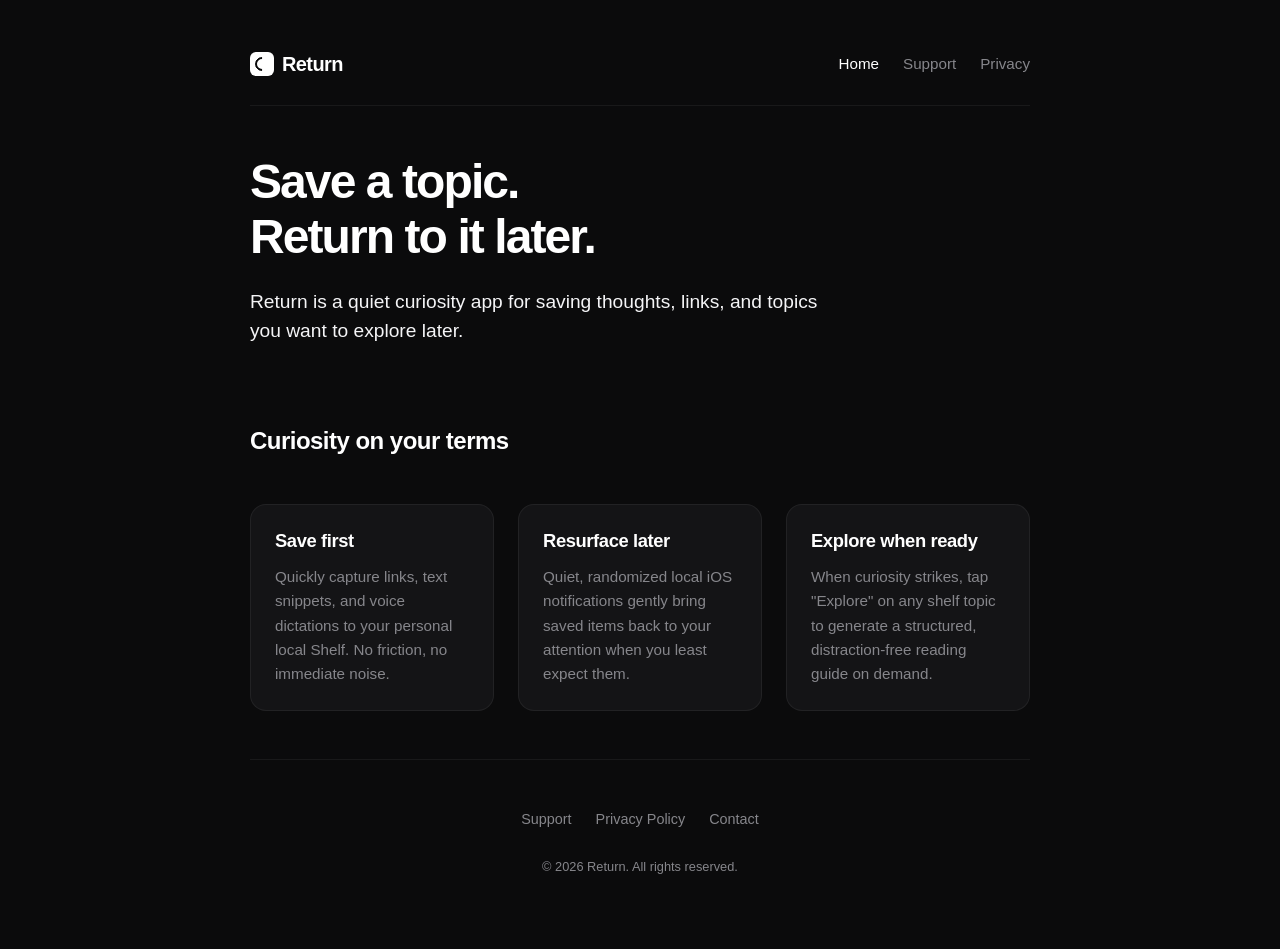
<file: index.html>
<!DOCTYPE html>
<html lang="en">
<head>
  <meta charset="UTF-8">
  <meta name="viewport" content="width=device-width, initial-scale=1.0">
  <title>Return — Save a topic. Return to it later.</title>
  
  <!-- SEO & Basic Metadata -->
  <meta name="description" content="Return is a quiet curiosity app for saving thoughts, links, and topics you want to explore later. Keep your curiosity alive without distraction.">
  <meta name="theme-color" content="#0b0b0c">
  <link rel="stylesheet" href="assets/styles.css">
  
  <!-- Open Graph / Facebook -->
  <meta property="og:type" content="website">
  <meta property="og:title" content="Return — Save a topic. Return to it later.">
  <meta property="og:description" content="Return is a quiet curiosity app for saving thoughts, links, and topics you want to explore later. Keep your curiosity alive without distraction.">
  <meta property="og:site_name" content="Return">
  
  <!-- Twitter -->
  <meta name="twitter:card" content="summary">
  <meta name="twitter:title" content="Return — Save a topic. Return to it later.">
  <meta name="twitter:description" content="Return is a quiet curiosity app for saving thoughts, links, and topics you want to explore later. Keep your curiosity alive without distraction.">
</head>
<body>

  <!-- Premium Header -->
  <header>
    <a href="./" class="logo" aria-label="Return Home">
      <span class="logo-icon" aria-hidden="true"></span>
      <span>Return</span>
    </a>
    <nav class="nav-links" aria-label="Main Navigation">
      <a href="./" class="active">Home</a>
      <a href="support/">Support</a>
      <a href="privacy/">Privacy</a>
    </nav>
  </header>

  <!-- Main Content Area -->
  <main>
    <section class="hero">
      <h1>Save a topic.<br>Return to it later.</h1>
      <p class="lead">Return is a quiet curiosity app for saving thoughts, links, and topics you want to explore later.</p>
    </section>

    <!-- Feature Grid -->
    <section aria-label="App Features">
      <h2>Curiosity on your terms</h2>
      <div class="feature-grid">
        <!-- Feature 1: Save first -->
        <article class="card">
          <h3>Save first</h3>
          <p>Quickly capture links, text snippets, and voice dictations to your personal local Shelf. No friction, no immediate noise.</p>
        </article>

        <!-- Feature 2: Resurface later -->
        <article class="card">
          <h3>Resurface later</h3>
          <p>Quiet, randomized local iOS notifications gently bring saved items back to your attention when you least expect them.</p>
        </article>

        <!-- Feature 3: Explore when ready -->
        <article class="card">
          <h3>Explore when ready</h3>
          <p>When curiosity strikes, tap "Explore" on any shelf topic to generate a structured, distraction-free reading guide on demand.</p>
        </article>
      </div>
    </section>
  </main>

  <!-- Footer -->
  <footer>
    <nav class="footer-links" aria-label="Footer Navigation">
      <a href="support/">Support</a>
      <a href="privacy/">Privacy Policy</a>
      <a href="mailto:morgancanteri15@gmail.com">Contact</a>
    </nav>
    <p class="copyright">&copy; 2026 Return. All rights reserved.</p>
  </footer>

</body>
</html>
</file>
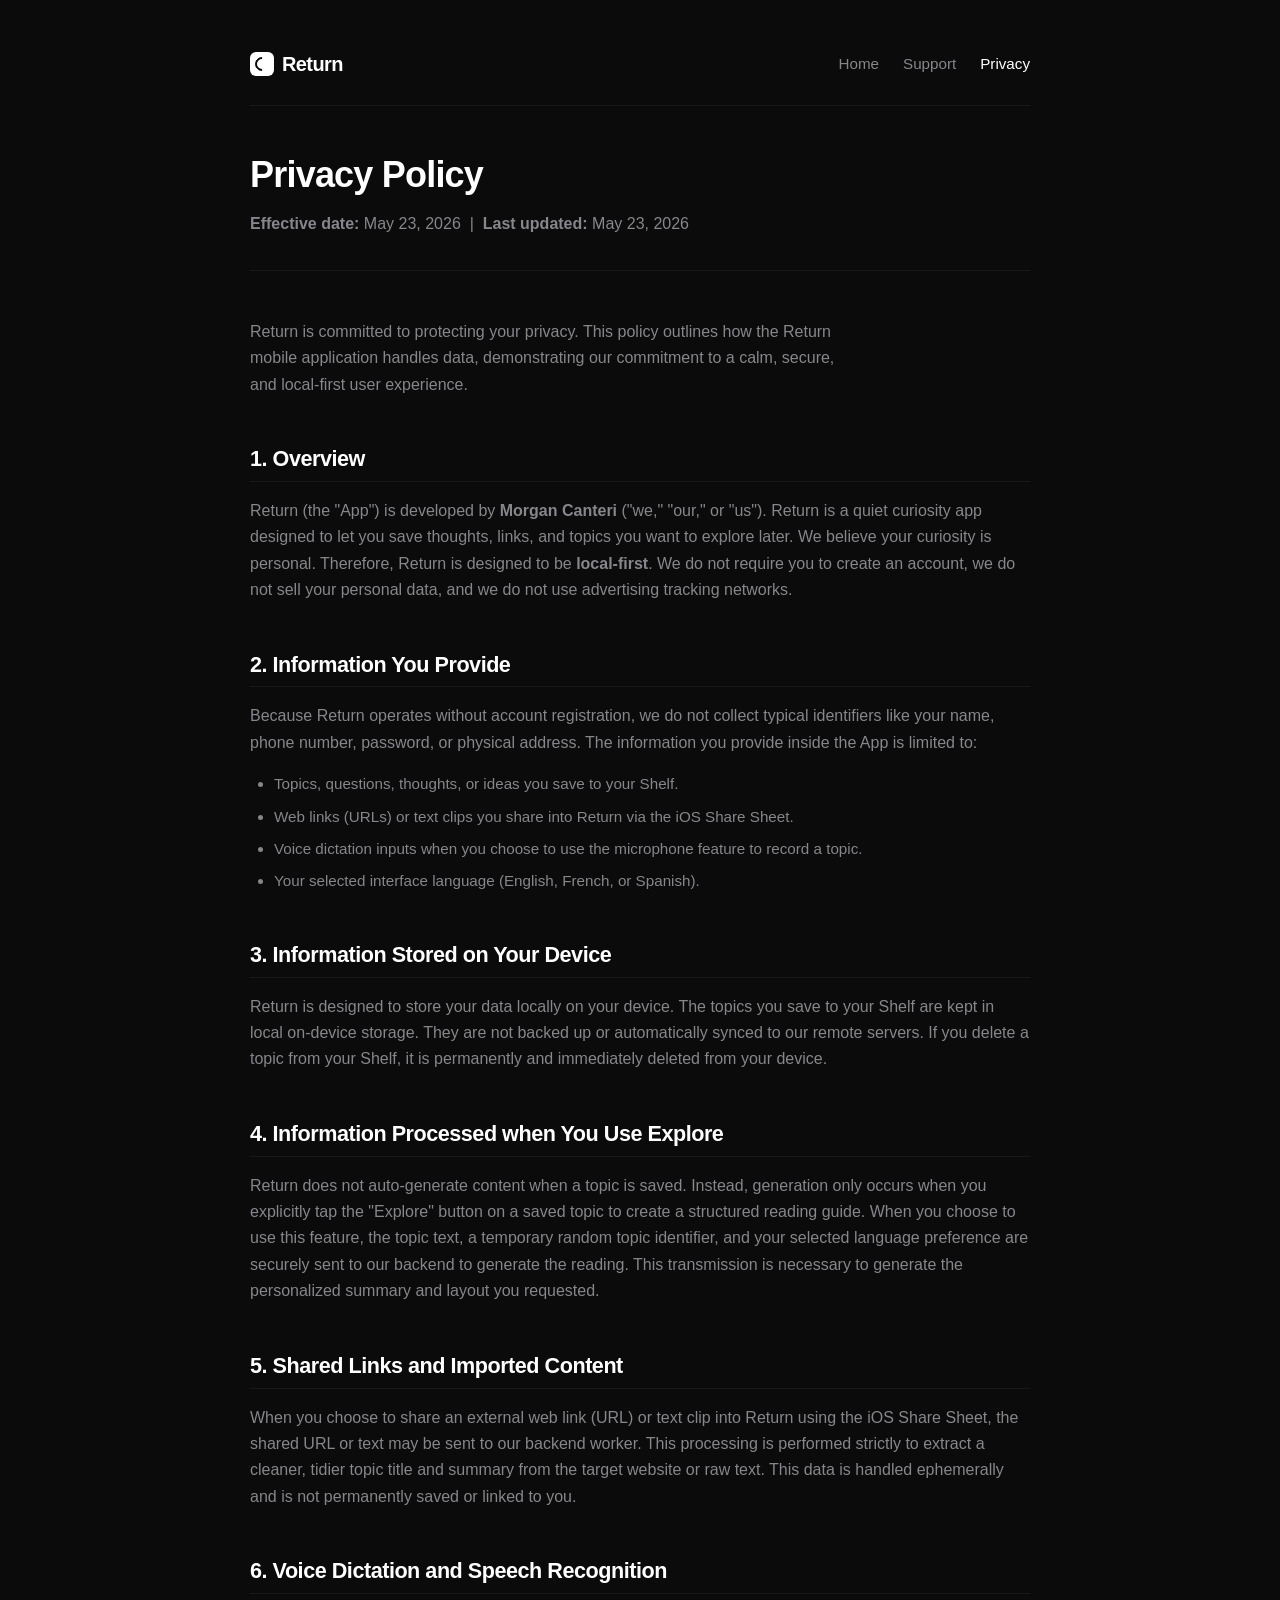
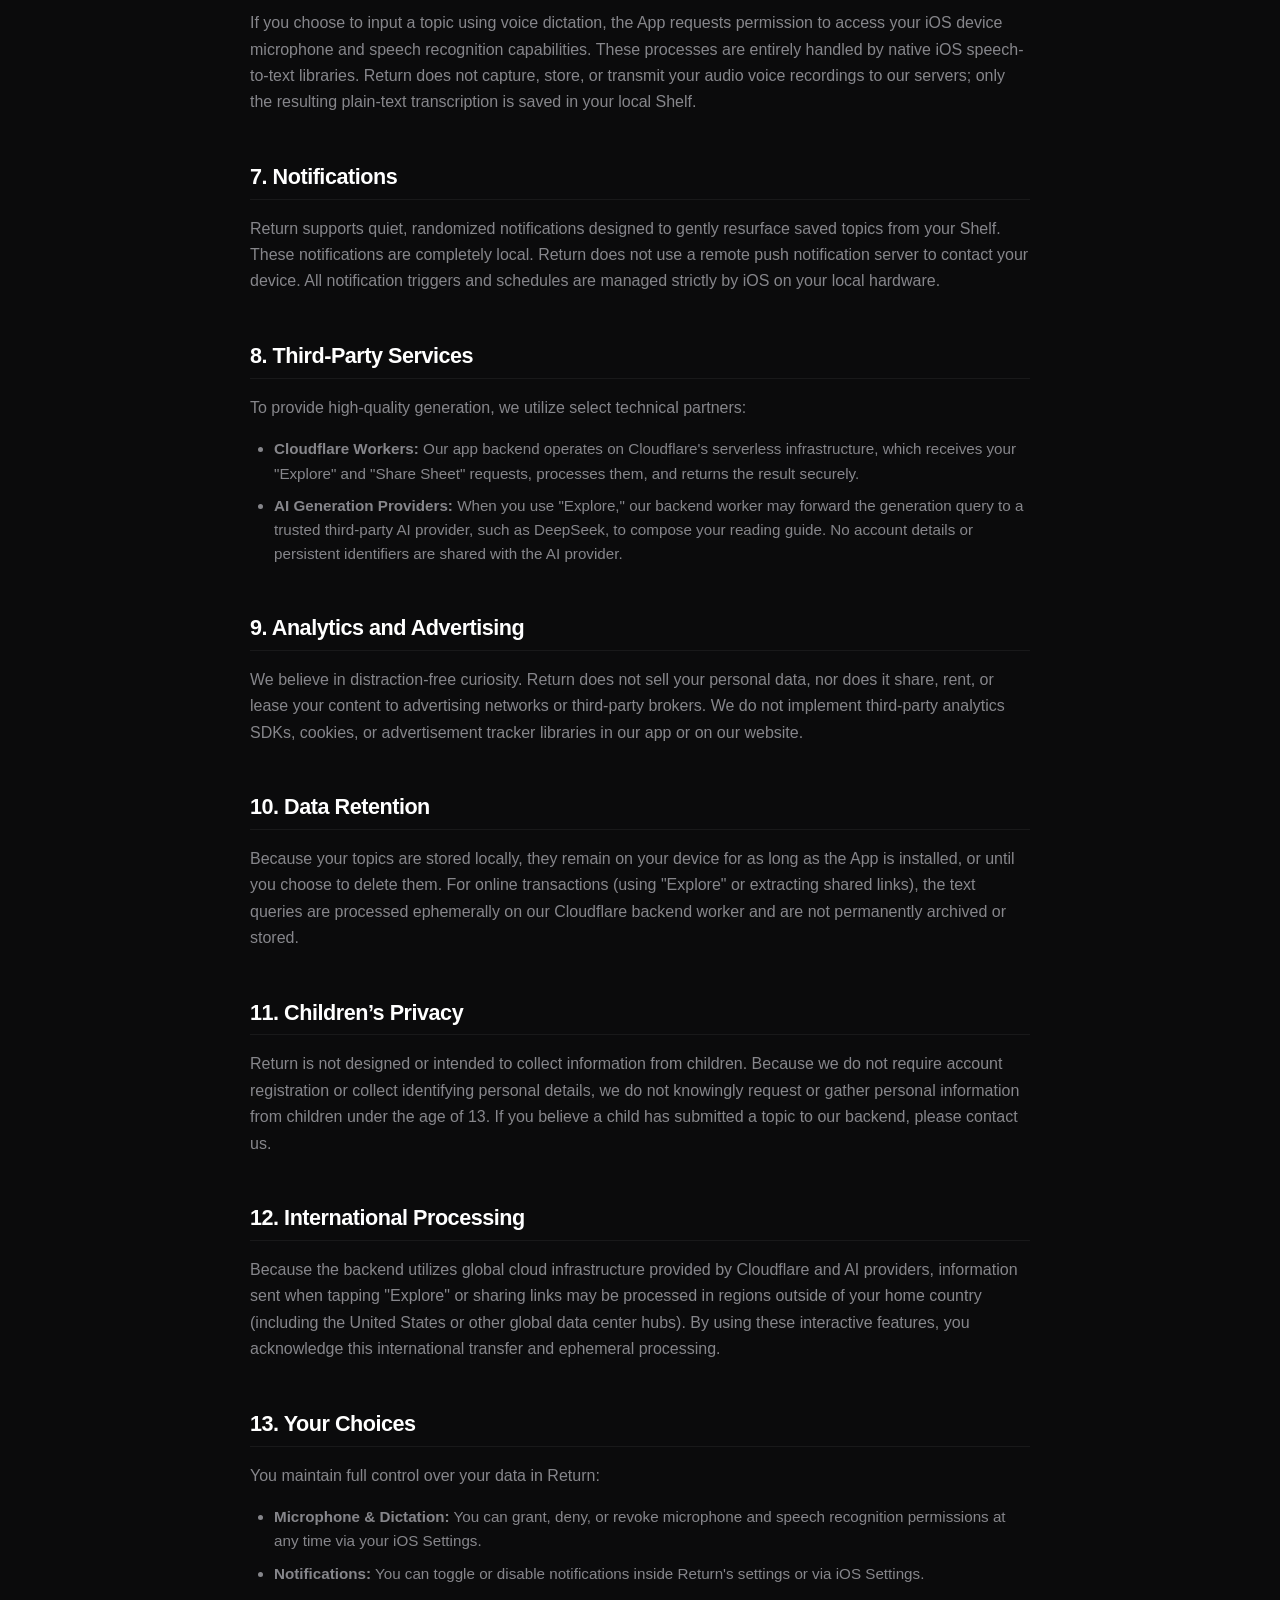
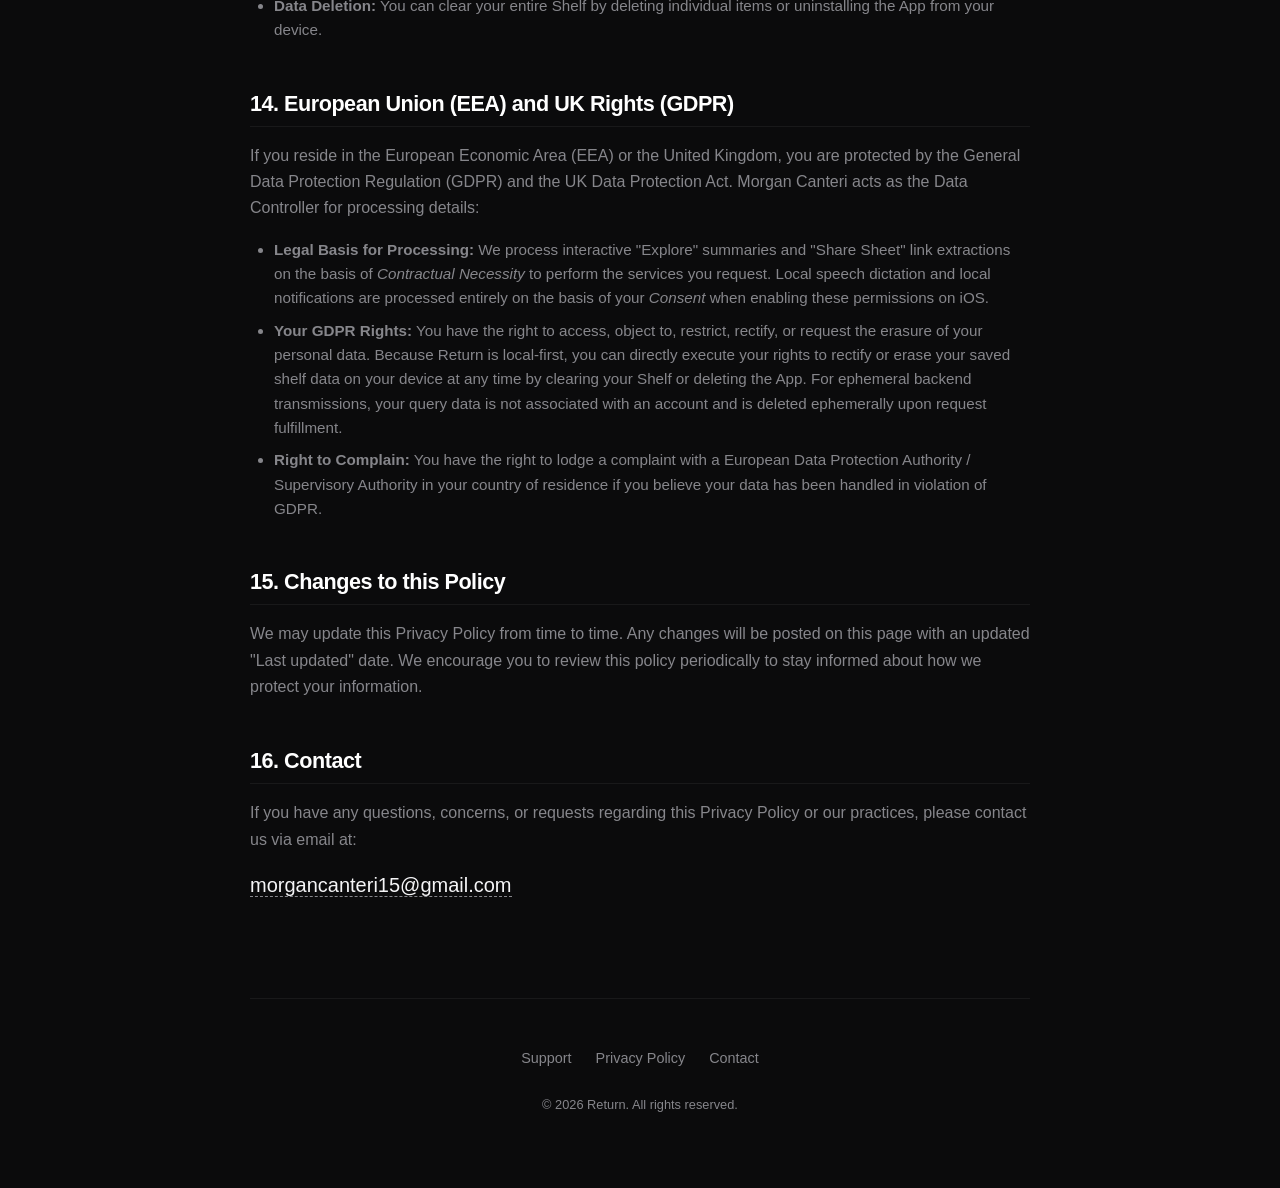
<file: privacy/index.html>
<!DOCTYPE html>
<html lang="en">
<head>
  <meta charset="UTF-8">
  <meta name="viewport" content="width=device-width, initial-scale=1.0">
  <title>Privacy Policy — Return</title>
  
  <!-- SEO & Basic Metadata -->
  <meta name="description" content="Read the Privacy Policy for the Return app. Understand our local-first approach to saving topics, how dictation and notifications work, and when data is processed.">
  <meta name="theme-color" content="#0b0b0c">
  <link rel="stylesheet" href="../assets/styles.css">
  
  <!-- Open Graph / Facebook -->
  <meta property="og:type" content="website">
  <meta property="og:title" content="Privacy Policy — Return">
  <meta property="og:description" content="Read the Privacy Policy for the Return app. Understand our local-first approach to saving topics, how dictation and notifications work, and when data is processed.">
  <meta property="og:site_name" content="Return">
  
  <!-- Twitter -->
  <meta name="twitter:card" content="summary">
  <meta name="twitter:title" content="Privacy Policy — Return">
  <meta name="twitter:description" content="Read the Privacy Policy for the Return app. Understand our local-first approach to saving topics, how dictation and notifications work, and when data is processed.">
</head>
<body>

  <!-- Premium Header -->
  <header>
    <a href="../" class="logo" aria-label="Return Home">
      <span class="logo-icon" aria-hidden="true"></span>
      <span>Return</span>
    </a>
    <nav class="nav-links" aria-label="Main Navigation">
      <a href="../">Home</a>
      <a href="../support/">Support</a>
      <a href="./" class="active">Privacy</a>
    </nav>
  </header>

  <!-- Main Content Area -->
  <main>
    <article class="policy-content">
      <h1>Privacy Policy</h1>
      
      <div class="policy-meta">
        <p><strong>Effective date:</strong> May 23, 2026 &nbsp;|&nbsp; <strong>Last updated:</strong> May 23, 2026</p>
      </div>

      <p class="lead">Return is committed to protecting your privacy. This policy outlines how the Return mobile application handles data, demonstrating our commitment to a calm, secure, and local-first user experience.</p>

      <!-- Section 1: Overview -->
      <section>
        <h2>1. Overview</h2>
        <p>Return (the "App") is developed by <strong>Morgan Canteri</strong> ("we," "our," or "us"). Return is a quiet curiosity app designed to let you save thoughts, links, and topics you want to explore later. We believe your curiosity is personal. Therefore, Return is designed to be <strong>local-first</strong>. We do not require you to create an account, we do not sell your personal data, and we do not use advertising tracking networks.</p>
      </section>

      <!-- Section 2: Information You Provide -->
      <section>
        <h2>2. Information You Provide</h2>
        <p>Because Return operates without account registration, we do not collect typical identifiers like your name, phone number, password, or physical address. The information you provide inside the App is limited to:</p>
        <ul>
          <li>Topics, questions, thoughts, or ideas you save to your Shelf.</li>
          <li>Web links (URLs) or text clips you share into Return via the iOS Share Sheet.</li>
          <li>Voice dictation inputs when you choose to use the microphone feature to record a topic.</li>
          <li>Your selected interface language (English, French, or Spanish).</li>
        </ul>
      </section>

      <!-- Section 3: Information Stored on Your Device -->
      <section>
        <h2>3. Information Stored on Your Device</h2>
        <p>Return is designed to store your data locally on your device. The topics you save to your Shelf are kept in local on-device storage. They are not backed up or automatically synced to our remote servers. If you delete a topic from your Shelf, it is permanently and immediately deleted from your device.</p>
      </section>

      <!-- Section 4: Information Processed when You Use Explore -->
      <section>
        <h2>4. Information Processed when You Use Explore</h2>
        <p>Return does not auto-generate content when a topic is saved. Instead, generation only occurs when you explicitly tap the "Explore" button on a saved topic to create a structured reading guide. When you choose to use this feature, the topic text, a temporary random topic identifier, and your selected language preference are securely sent to our backend to generate the reading. This transmission is necessary to generate the personalized summary and layout you requested.</p>
      </section>

      <!-- Section 5: Shared Links and Imported Content -->
      <section>
        <h2>5. Shared Links and Imported Content</h2>
        <p>When you choose to share an external web link (URL) or text clip into Return using the iOS Share Sheet, the shared URL or text may be sent to our backend worker. This processing is performed strictly to extract a cleaner, tidier topic title and summary from the target website or raw text. This data is handled ephemerally and is not permanently saved or linked to you.</p>
      </section>

      <!-- Section 6: Voice Dictation and Speech Recognition -->
      <section>
        <h2>6. Voice Dictation and Speech Recognition</h2>
        <p>If you choose to input a topic using voice dictation, the App requests permission to access your iOS device microphone and speech recognition capabilities. These processes are entirely handled by native iOS speech-to-text libraries. Return does not capture, store, or transmit your audio voice recordings to our servers; only the resulting plain-text transcription is saved in your local Shelf.</p>
      </section>

      <!-- Section 7: Notifications -->
      <section>
        <h2>7. Notifications</h2>
        <p>Return supports quiet, randomized notifications designed to gently resurface saved topics from your Shelf. These notifications are completely local. Return does not use a remote push notification server to contact your device. All notification triggers and schedules are managed strictly by iOS on your local hardware.</p>
      </section>

      <!-- Section 8: Third-Party Services -->
      <section>
        <h2>8. Third-Party Services</h2>
        <p>To provide high-quality generation, we utilize select technical partners:</p>
        <ul>
          <li><strong>Cloudflare Workers:</strong> Our app backend operates on Cloudflare's serverless infrastructure, which receives your "Explore" and "Share Sheet" requests, processes them, and returns the result securely.</li>
          <li><strong>AI Generation Providers:</strong> When you use "Explore," our backend worker may forward the generation query to a trusted third-party AI provider, such as DeepSeek, to compose your reading guide. No account details or persistent identifiers are shared with the AI provider.</li>
        </ul>
      </section>

      <!-- Section 9: Analytics and Advertising -->
      <section>
        <h2>9. Analytics and Advertising</h2>
        <p>We believe in distraction-free curiosity. Return does not sell your personal data, nor does it share, rent, or lease your content to advertising networks or third-party brokers. We do not implement third-party analytics SDKs, cookies, or advertisement tracker libraries in our app or on our website.</p>
      </section>

      <!-- Section 10: Data Retention -->
      <section>
        <h2>10. Data Retention</h2>
        <p>Because your topics are stored locally, they remain on your device for as long as the App is installed, or until you choose to delete them. For online transactions (using "Explore" or extracting shared links), the text queries are processed ephemerally on our Cloudflare backend worker and are not permanently archived or stored.</p>
      </section>

      <!-- Section 11: Children’s Privacy -->
      <section>
        <h2>11. Children’s Privacy</h2>
        <p>Return is not designed or intended to collect information from children. Because we do not require account registration or collect identifying personal details, we do not knowingly request or gather personal information from children under the age of 13. If you believe a child has submitted a topic to our backend, please contact us.</p>
      </section>

      <!-- Section 12: International Processing -->
      <section>
        <h2>12. International Processing</h2>
        <p>Because the backend utilizes global cloud infrastructure provided by Cloudflare and AI providers, information sent when tapping "Explore" or sharing links may be processed in regions outside of your home country (including the United States or other global data center hubs). By using these interactive features, you acknowledge this international transfer and ephemeral processing.</p>
      </section>

      <!-- Section 13: Your Choices -->
      <section>
        <h2>13. Your Choices</h2>
        <p>You maintain full control over your data in Return:</p>
        <ul>
          <li><strong>Microphone & Dictation:</strong> You can grant, deny, or revoke microphone and speech recognition permissions at any time via your iOS Settings.</li>
          <li><strong>Notifications:</strong> You can toggle or disable notifications inside Return's settings or via iOS Settings.</li>
          <li><strong>Data Deletion:</strong> You can clear your entire Shelf by deleting individual items or uninstalling the App from your device.</li>
        </ul>
      </section>

      <!-- Section 14: European Union (EEA) and UK Rights (GDPR) -->
      <section>
        <h2>14. European Union (EEA) and UK Rights (GDPR)</h2>
        <p>If you reside in the European Economic Area (EEA) or the United Kingdom, you are protected by the General Data Protection Regulation (GDPR) and the UK Data Protection Act. Morgan Canteri acts as the Data Controller for processing details:</p>
        <ul>
          <li><strong>Legal Basis for Processing:</strong> We process interactive "Explore" summaries and "Share Sheet" link extractions on the basis of <em>Contractual Necessity</em> to perform the services you request. Local speech dictation and local notifications are processed entirely on the basis of your <em>Consent</em> when enabling these permissions on iOS.</li>
          <li><strong>Your GDPR Rights:</strong> You have the right to access, object to, restrict, rectify, or request the erasure of your personal data. Because Return is local-first, you can directly execute your rights to rectify or erase your saved shelf data on your device at any time by clearing your Shelf or deleting the App. For ephemeral backend transmissions, your query data is not associated with an account and is deleted ephemerally upon request fulfillment.</li>
          <li><strong>Right to Complain:</strong> You have the right to lodge a complaint with a European Data Protection Authority / Supervisory Authority in your country of residence if you believe your data has been handled in violation of GDPR.</li>
        </ul>
      </section>

      <!-- Section 15: Changes to this Policy -->
      <section>
        <h2>15. Changes to this Policy</h2>
        <p>We may update this Privacy Policy from time to time. Any changes will be posted on this page with an updated "Last updated" date. We encourage you to review this policy periodically to stay informed about how we protect your information.</p>
      </section>

      <!-- Section 16: Contact -->
      <section>
        <h2>16. Contact</h2>
        <p>If you have any questions, concerns, or requests regarding this Privacy Policy or our practices, please contact us via email at:</p>
        <p><a href="mailto:morgancanteri15@gmail.com" class="contact-email">morgancanteri15@gmail.com</a></p>
      </section>
    </article>
  </main>

  <!-- Footer -->
  <footer>
    <nav class="footer-links" aria-label="Footer Navigation">
      <a href="../support/">Support</a>
      <a href="./">Privacy Policy</a>
      <a href="mailto:morgancanteri15@gmail.com">Contact</a>
    </nav>
    <p class="copyright">&copy; 2026 Return. All rights reserved.</p>
  </footer>

</body>
</html>
</file>
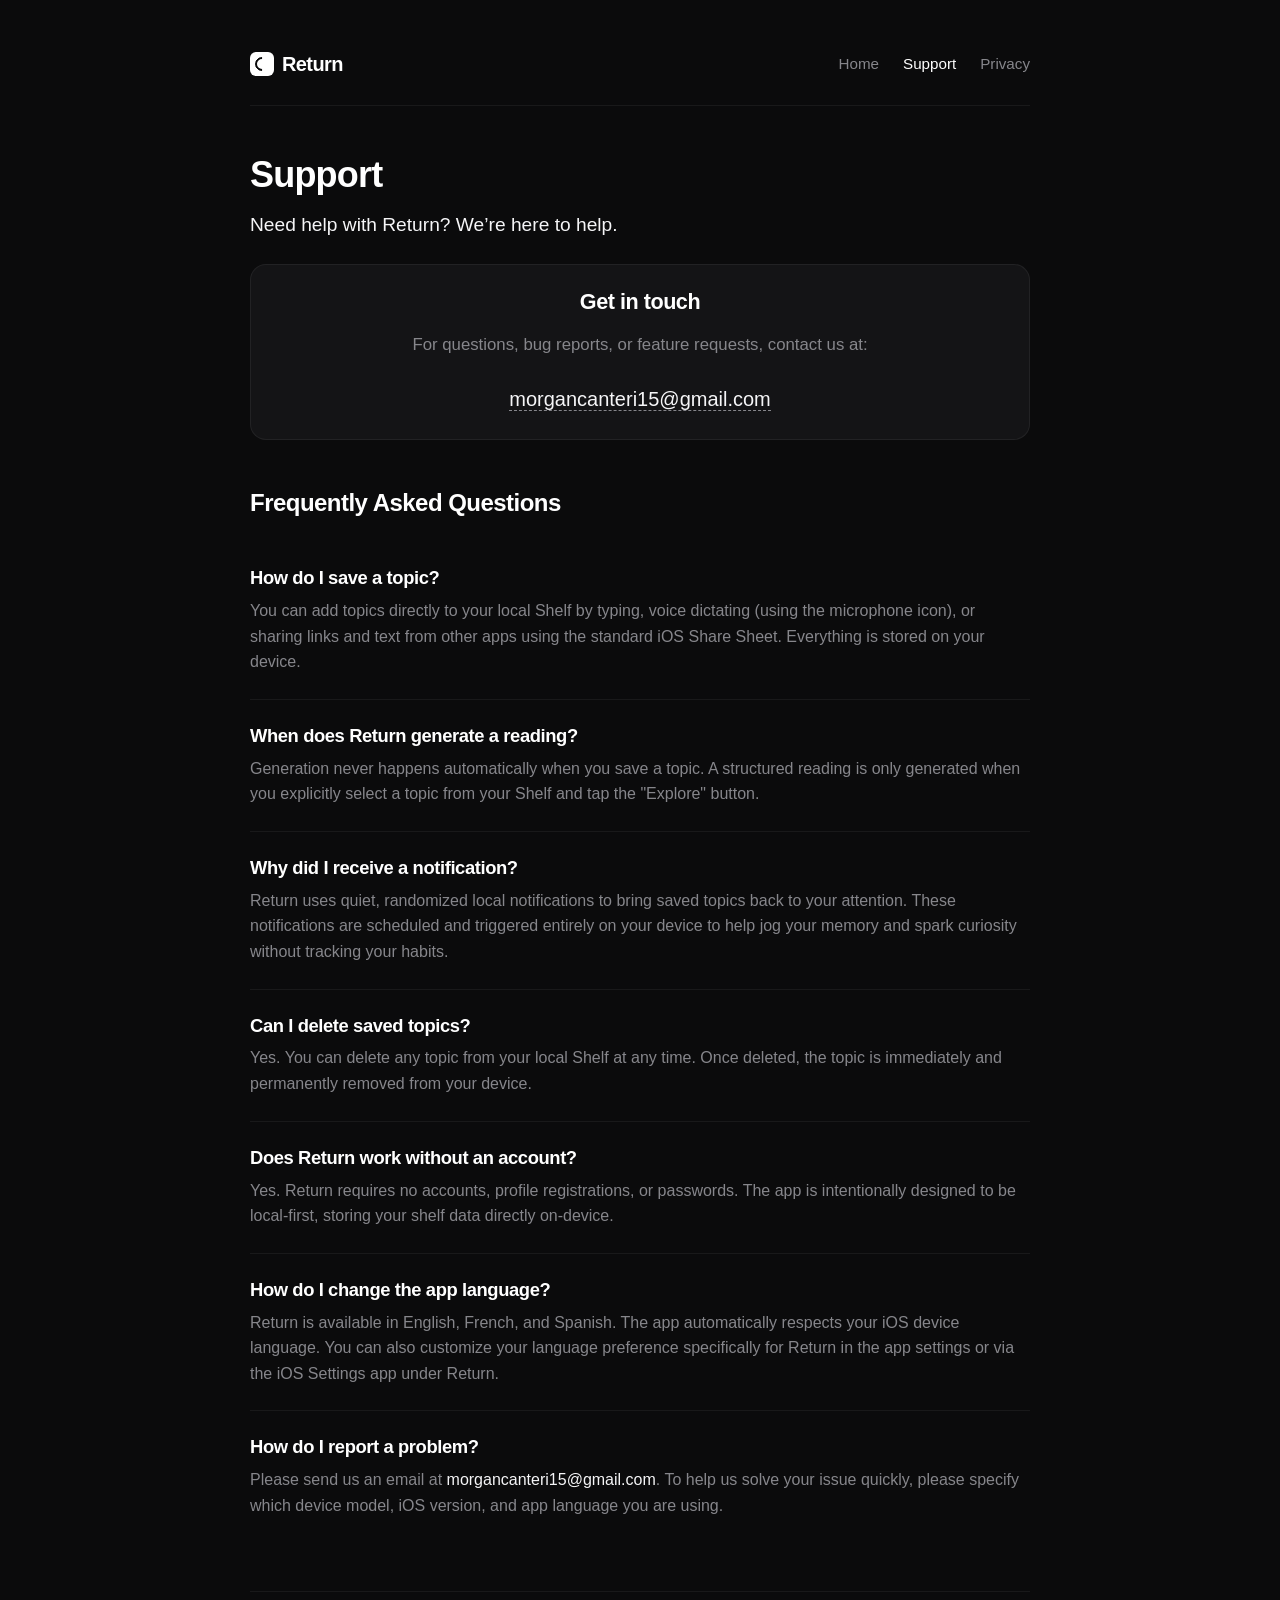
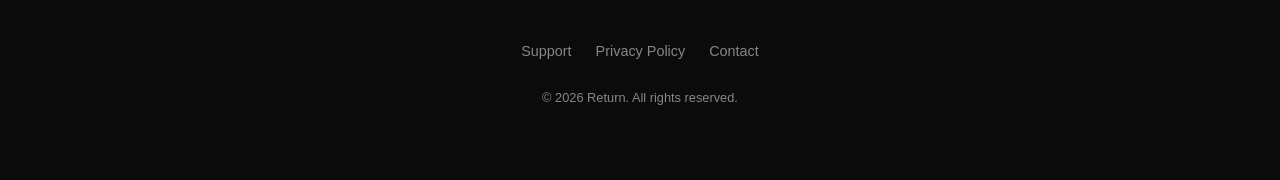
<file: support/index.html>
<!DOCTYPE html>
<html lang="en">
<head>
  <meta charset="UTF-8">
  <meta name="viewport" content="width=device-width, initial-scale=1.0">
  <title>Support & FAQ — Return</title>
  
  <!-- SEO & Basic Metadata -->
  <meta name="description" content="Need help with the Return app? Find concise answers to frequently asked questions about saving topics, notifications, and privacy, or contact support.">
  <meta name="theme-color" content="#0b0b0c">
  <link rel="stylesheet" href="../assets/styles.css">
  
  <!-- Open Graph / Facebook -->
  <meta property="og:type" content="website">
  <meta property="og:title" content="Support & FAQ — Return">
  <meta property="og:description" content="Need help with the Return app? Find answers to frequently asked questions about topics, notifications, and privacy, or contact support.">
  <meta property="og:site_name" content="Return">
  
  <!-- Twitter -->
  <meta name="twitter:card" content="summary">
  <meta name="twitter:title" content="Support & FAQ — Return">
  <meta name="twitter:description" content="Need help with the Return app? Find answers to frequently asked questions about topics, notifications, and privacy, or contact support.">
</head>
<body>

  <!-- Premium Header -->
  <header>
    <a href="../" class="logo" aria-label="Return Home">
      <span class="logo-icon" aria-hidden="true"></span>
      <span>Return</span>
    </a>
    <nav class="nav-links" aria-label="Main Navigation">
      <a href="../">Home</a>
      <a href="./" class="active">Support</a>
      <a href="../privacy/">Privacy</a>
    </nav>
  </header>

  <!-- Main Content Area -->
  <main>
    <section>
      <h1>Support</h1>
      <p class="lead">Need help with Return? We’re here to help.</p>

      <!-- Contact Banner -->
      <div class="contact-banner">
        <h2>Get in touch</h2>
        <p>For questions, bug reports, or feature requests, contact us at:</p>
        <a href="mailto:morgancanteri15@gmail.com" class="contact-email">morgancanteri15@gmail.com</a>
      </div>
    </section>

    <!-- FAQ Section -->
    <section aria-label="Frequently Asked Questions">
      <h2>Frequently Asked Questions</h2>
      <div class="faq-list">
        
        <!-- FAQ 1: How do I save a topic? -->
        <article class="faq-item">
          <h3>How do I save a topic?</h3>
          <p>You can add topics directly to your local Shelf by typing, voice dictating (using the microphone icon), or sharing links and text from other apps using the standard iOS Share Sheet. Everything is stored on your device.</p>
        </article>

        <!-- FAQ 2: When does Return generate a reading? -->
        <article class="faq-item">
          <h3>When does Return generate a reading?</h3>
          <p>Generation never happens automatically when you save a topic. A structured reading is only generated when you explicitly select a topic from your Shelf and tap the "Explore" button.</p>
        </article>

        <!-- FAQ 3: Why did I receive a notification? -->
        <article class="faq-item">
          <h3>Why did I receive a notification?</h3>
          <p>Return uses quiet, randomized local notifications to bring saved topics back to your attention. These notifications are scheduled and triggered entirely on your device to help jog your memory and spark curiosity without tracking your habits.</p>
        </article>

        <!-- FAQ 4: Can I delete saved topics? -->
        <article class="faq-item">
          <h3>Can I delete saved topics?</h3>
          <p>Yes. You can delete any topic from your local Shelf at any time. Once deleted, the topic is immediately and permanently removed from your device.</p>
        </article>

        <!-- FAQ 5: Does Return work without an account? -->
        <article class="faq-item">
          <h3>Does Return work without an account?</h3>
          <p>Yes. Return requires no accounts, profile registrations, or passwords. The app is intentionally designed to be local-first, storing your shelf data directly on-device.</p>
        </article>

        <!-- FAQ 6: How do I change the app language? -->
        <article class="faq-item">
          <h3>How do I change the app language?</h3>
          <p>Return is available in English, French, and Spanish. The app automatically respects your iOS device language. You can also customize your language preference specifically for Return in the app settings or via the iOS Settings app under Return.</p>
        </article>

        <!-- FAQ 7: How do I report a problem? -->
        <article class="faq-item">
          <h3>How do I report a problem?</h3>
          <p>Please send us an email at <a href="mailto:morgancanteri15@gmail.com">morgancanteri15@gmail.com</a>. To help us solve your issue quickly, please specify which device model, iOS version, and app language you are using.</p>
        </article>

      </div>
    </section>
  </main>

  <!-- Footer -->
  <footer>
    <nav class="footer-links" aria-label="Footer Navigation">
      <a href="./">Support</a>
      <a href="../privacy/">Privacy Policy</a>
      <a href="mailto:morgancanteri15@gmail.com">Contact</a>
    </nav>
    <p class="copyright">&copy; 2026 Return. All rights reserved.</p>
  </footer>

</body>
</html>
</file>
<file: assets/styles.css>
/*
 * Return App - Unified Premium Stylesheet
 * Calm, minimal, editorial design system
 * Dark mode first, system-font based, highly readable.
 */

:root {
  /* Color Palette */
  --bg-color: #0b0b0c;
  --text-color: #f5f5f7;
  --text-muted: #86868b;
  --card-bg: #141416;
  --border-color: rgba(255, 255, 255, 0.06);
  --border-hover-color: rgba(255, 255, 255, 0.12);
  --link-color: #f5f5f7;
  --link-hover-color: #a1a1a6;
  --accent-color: #ffffff;
  
  /* Layout Metrics */
  --max-width: 780px;
  --border-radius: 16px;
  --spacing-xs: 8px;
  --spacing-sm: 16px;
  --spacing-md: 24px;
  --spacing-lg: 48px;
  --spacing-xl: 80px;
  
  /* Typography Stack */
  --font-stack: -apple-system, BlinkMacSystemFont, "SF Pro Display", "SF Pro Text", "Segoe UI", Roboto, Helvetica, Arial, sans-serif;
  --font-serif: Georgia, serif;
}

/* CSS Reset */
*, *::before, *::after {
  box-sizing: border-box;
  margin: 0;
  padding: 0;
}

html {
  font-family: var(--font-stack);
  background-color: var(--bg-color);
  color: var(--text-color);
  line-height: 1.6;
  -webkit-font-smoothing: antialiased;
  -moz-osx-font-smoothing: grayscale;
  scroll-behavior: smooth;
  text-rendering: optimizeLegibility;
}

body {
  min-height: 100vh;
  display: flex;
  flex-direction: column;
  padding: 0 var(--spacing-md);
}

/* Base Semantic Layout */
header, main, footer {
  width: 100%;
  max-width: var(--max-width);
  margin-left: auto;
  margin-right: auto;
}

header {
  padding-top: var(--spacing-lg);
  padding-bottom: var(--spacing-md);
  display: flex;
  align-items: center;
  justify-content: space-between;
  border-bottom: 1px solid var(--border-color);
}

main {
  flex: 1;
  padding-top: var(--spacing-lg);
  padding-bottom: var(--spacing-lg);
}

footer {
  padding-top: var(--spacing-lg);
  padding-bottom: var(--spacing-lg);
  border-top: 1px solid var(--border-color);
  display: flex;
  flex-direction: column;
  gap: var(--spacing-md);
  align-items: center;
  text-align: center;
}

/* Typography elements */
h1, h2, h3, h4 {
  font-weight: 600;
  letter-spacing: -0.022em;
  color: var(--accent-color);
}

h1 {
  font-size: 2.25rem;
  line-height: 1.15;
  margin-bottom: var(--spacing-sm);
}

h2 {
  font-size: 1.5rem;
  line-height: 1.25;
  margin-top: var(--spacing-lg);
  margin-bottom: var(--spacing-sm);
}

h3 {
  font-size: 1.15rem;
  line-height: 1.3;
  margin-bottom: var(--spacing-xs);
}

p {
  color: var(--text-muted);
  font-size: 1.05rem;
  margin-bottom: var(--spacing-md);
}

/* Custom editorial style for body paragraphs */
.lead {
  font-size: 1.2rem;
  line-height: 1.5;
  color: var(--text-color);
  font-weight: 400;
  max-width: 600px;
}

/* Interactive Navigation Link Styles */
a {
  color: var(--link-color);
  text-decoration: none;
  transition: color 0.2s ease, border-color 0.2s ease;
  border-bottom: 1px solid transparent;
}

a:hover {
  color: var(--link-hover-color);
}

/* Logo styling */
.logo {
  font-weight: 600;
  font-size: 1.25rem;
  color: var(--accent-color);
  letter-spacing: -0.03em;
  display: flex;
  align-items: center;
  gap: var(--spacing-xs);
}

.logo-icon {
  width: 24px;
  height: 24px;
  background-color: var(--accent-color);
  border-radius: 6px;
  display: inline-block;
  position: relative;
}

/* Minimal curved arrow inside logo representing "Return" */
.logo-icon::after {
  content: "";
  position: absolute;
  top: 5px;
  left: 5px;
  width: 14px;
  height: 14px;
  border: 2px solid var(--bg-color);
  border-right-color: transparent;
  border-bottom-color: transparent;
  border-radius: 50%;
  transform: rotate(-45deg);
}

.nav-links {
  display: flex;
  gap: var(--spacing-md);
  font-size: 0.95rem;
}

.nav-links a {
  color: var(--text-muted);
}

.nav-links a.active, .nav-links a:hover {
  color: var(--accent-color);
}

/* Feature grid and cards */
.hero {
  margin-bottom: var(--spacing-xl);
}

.hero h1 {
  font-size: 3rem;
  font-weight: 700;
  margin-bottom: var(--spacing-md);
  letter-spacing: -0.04em;
}

.feature-grid {
  display: grid;
  grid-template-columns: 1fr;
  gap: var(--spacing-md);
  margin-top: var(--spacing-lg);
}

@media (min-width: 640px) {
  .feature-grid {
    grid-template-columns: repeat(3, 1fr);
  }
}

.card {
  background-color: var(--card-bg);
  border: 1px solid var(--border-color);
  border-radius: var(--border-radius);
  padding: var(--spacing-md);
  transition: transform 0.25s cubic-bezier(0.16, 1, 0.3, 1), border-color 0.25s ease;
  display: flex;
  flex-direction: column;
  gap: var(--spacing-xs);
}

.card:hover {
  border-color: var(--border-hover-color);
  transform: translateY(-2px);
}

.card h3 {
  margin-bottom: 4px;
  color: var(--accent-color);
}

.card p {
  font-size: 0.95rem;
  margin-bottom: 0;
}

/* Contact Info Box */
.contact-banner {
  background-color: var(--card-bg);
  border: 1px solid var(--border-color);
  border-radius: var(--border-radius);
  padding: var(--spacing-md) var(--spacing-lg);
  margin-top: var(--spacing-md);
  margin-bottom: var(--spacing-lg);
  text-align: center;
}

.contact-banner h2 {
  margin-top: 0;
  font-size: 1.35rem;
}

.contact-email {
  font-size: 1.25rem;
  font-weight: 500;
  border-bottom: 1px dashed var(--text-muted);
}

/* FAQ Layout (Editorial Accordion/List) */
.faq-list {
  display: flex;
  flex-direction: column;
  gap: var(--spacing-md);
  margin-top: var(--spacing-lg);
}

.faq-item {
  border-bottom: 1px solid var(--border-color);
  padding-bottom: var(--spacing-md);
}

.faq-item:last-child {
  border-bottom: none;
}

.faq-item h3 {
  font-size: 1.15rem;
  margin-bottom: var(--spacing-xs);
  color: var(--accent-color);
}

.faq-item p {
  font-size: 1rem;
  margin-bottom: 0;
}

/* Document/Policy Layout */
.policy-meta {
  font-size: 0.9rem;
  color: var(--text-muted);
  margin-bottom: var(--spacing-lg);
  border-bottom: 1px solid var(--border-color);
  padding-bottom: var(--spacing-sm);
}

.policy-content section {
  margin-bottom: var(--spacing-lg);
}

.policy-content h2 {
  font-size: 1.35rem;
  margin-top: var(--spacing-lg);
  border-bottom: 1px solid var(--border-color);
  padding-bottom: var(--spacing-xs);
}

.policy-content p {
  font-size: 1rem;
  margin-bottom: var(--spacing-sm);
  color: var(--text-muted);
  line-height: 1.65;
}

.policy-content ul {
  margin-left: var(--spacing-md);
  margin-bottom: var(--spacing-md);
  color: var(--text-muted);
}

.policy-content li {
  margin-bottom: var(--spacing-xs);
  font-size: 0.95rem;
}

.policy-disclaimer {
  background-color: rgba(229, 229, 234, 0.03);
  border-left: 2px solid var(--text-muted);
  padding: var(--spacing-sm) var(--spacing-md);
  border-radius: 4px;
  font-style: italic;
  font-size: 0.95rem;
  margin-bottom: var(--spacing-lg);
}

/* 404 Styling */
.not-found {
  text-align: center;
  padding: var(--spacing-xl) 0;
  display: flex;
  flex-direction: column;
  align-items: center;
  justify-content: center;
}

.not-found h1 {
  font-size: 4rem;
  font-weight: 700;
  margin-bottom: var(--spacing-xs);
}

.not-found p {
  max-width: 400px;
  margin-bottom: var(--spacing-lg);
}

.btn {
  display: inline-block;
  background-color: var(--accent-color);
  color: var(--bg-color);
  font-weight: 500;
  padding: 12px 24px;
  border-radius: var(--border-radius);
  transition: opacity 0.2s ease, transform 0.2s ease;
}

.btn:hover {
  opacity: 0.9;
  color: var(--bg-color);
  transform: scale(0.98);
}

/* Footer layout details */
.footer-links {
  display: flex;
  gap: var(--spacing-md);
  font-size: 0.9rem;
}

.footer-links a {
  color: var(--text-muted);
}

.footer-links a:hover {
  color: var(--accent-color);
}

.copyright {
  font-size: 0.8rem;
  color: var(--text-muted);
}
</file>
